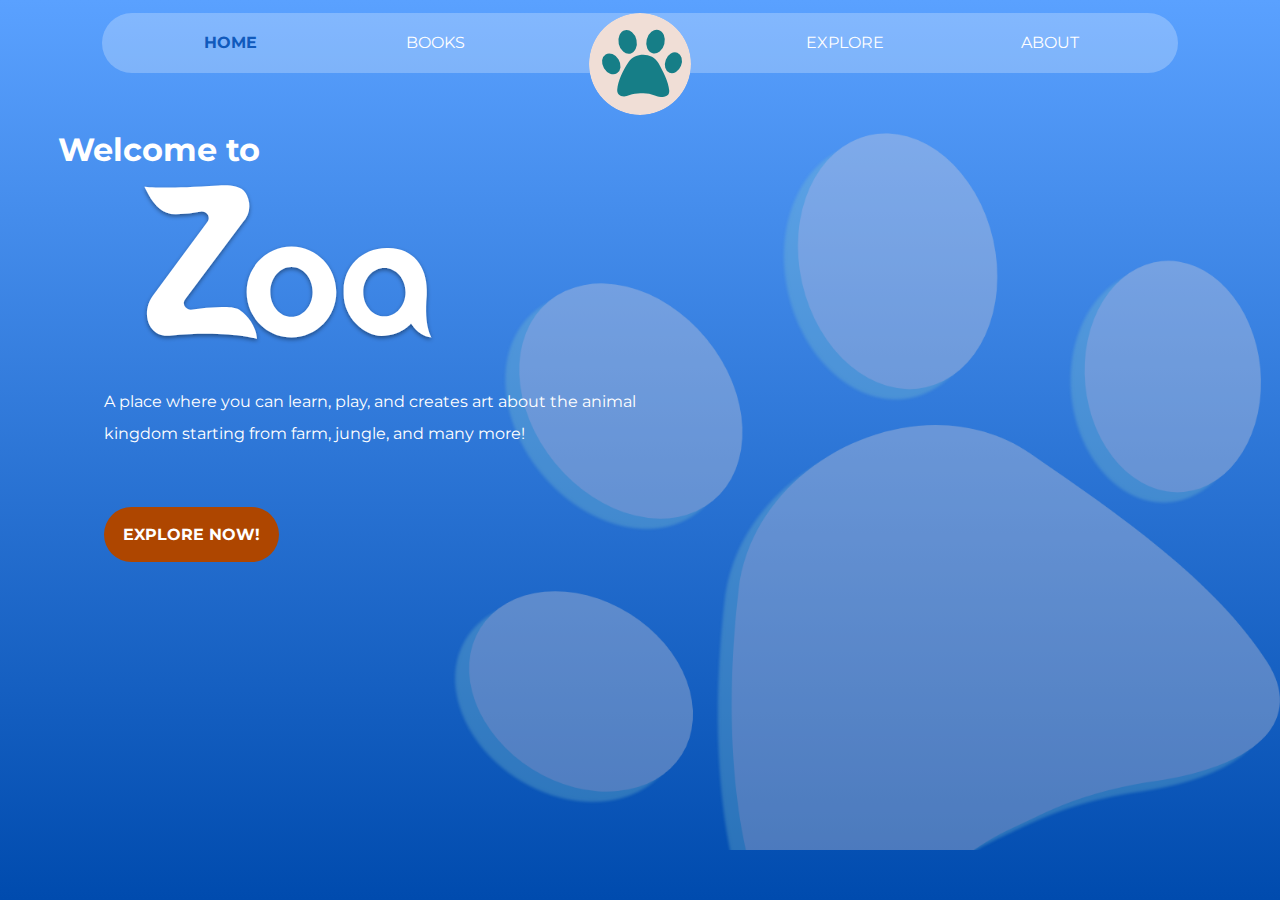
<file: index.html>
<!DOCTYPE html>
<html lang="en">
<head>
    <meta charset="UTF-8">
    <meta name="viewport" content="width=device-width, initial-scale=1.0">
    <link href="main.css" rel="stylesheet" type="text/css" />
    <title>Welcome to Zoa</title>
</head>
<body>
    <header>
        <nav>
            <ul>
                <li class="Text"><a href="index.html" style="color: #105ABC; font-weight: 700;">HOME</a></li>
                <li class="Text"><a href="Books.html">BOOKS</a></li>
                <li><img src="Pictures/Logo.svg" alt="Zoa Logo" class="ReponsiveImage"></li>
                <li class="Text"><a href="Explore.html">EXPLORE</a></li>
                <li class="Text"><a href="Explore.html">ABOUT</a></li>
            </ul>
        </nav>
    </header>
    <main>
        <h1>
            Welcome to
        </h1>
        <div id="TitleLogo">
            <img src="Pictures/Title.svg" width="300vw" height="auto">
        </div>
        <p>
            A place where you can learn, play, and creates art about the animal kingdom starting from farm, jungle, and many more!
        </p>
        <a id="cta" href="Explore.html">
            <button>EXPLORE NOW!</button>
        </a>
    </main>
</body>
</html>
</file>
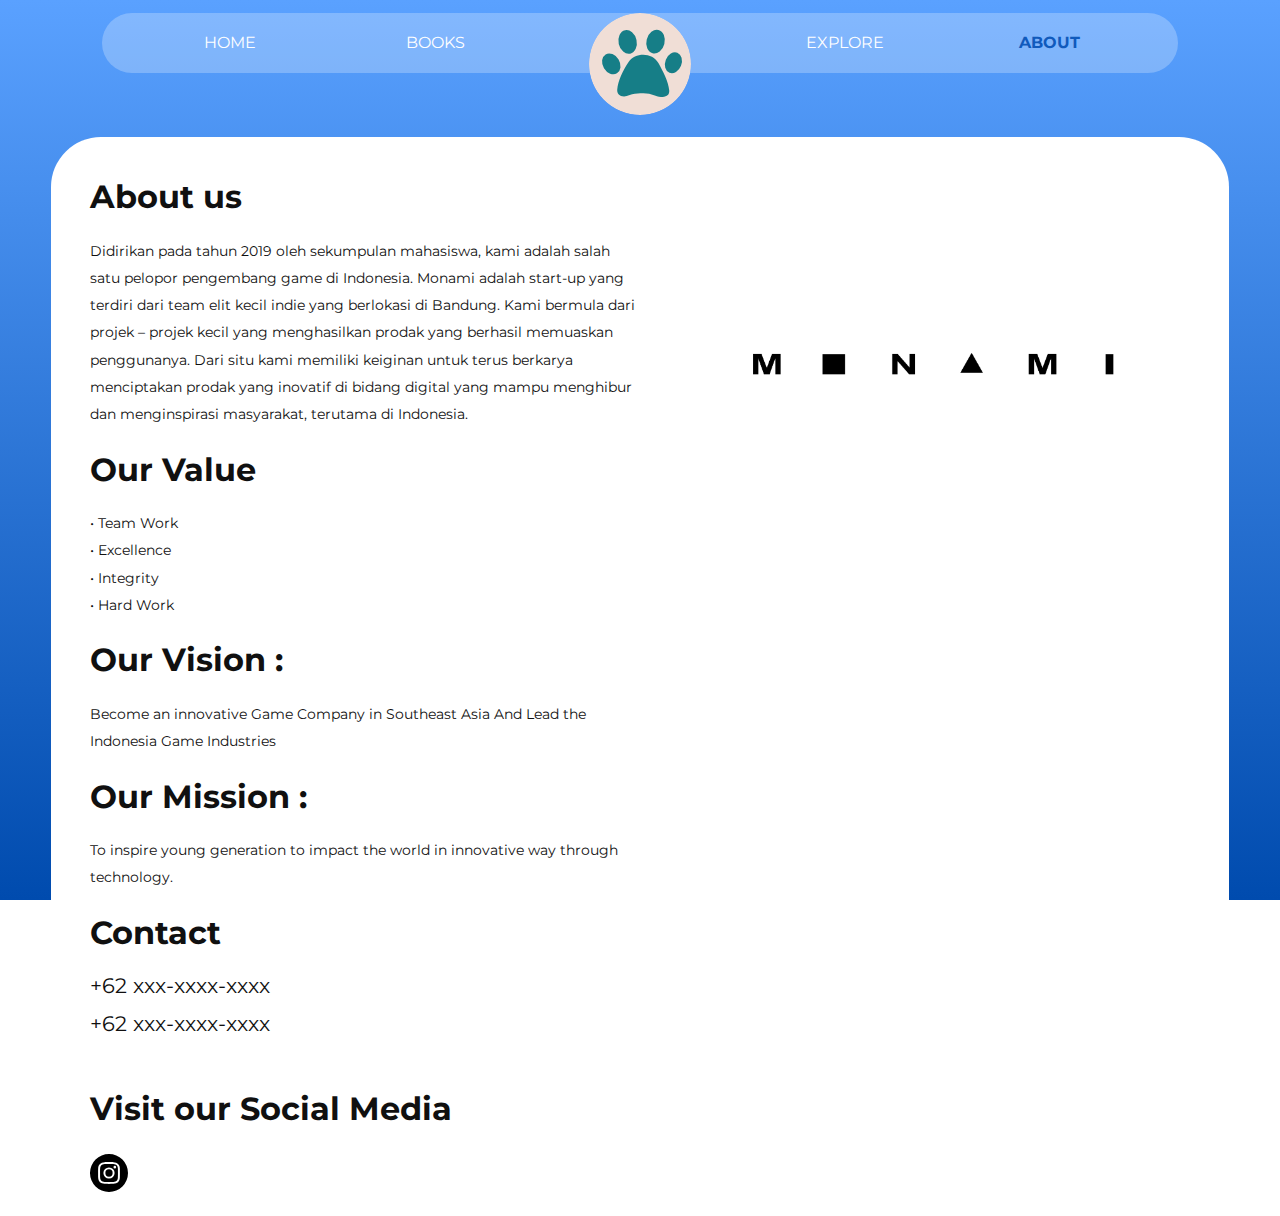
<file: About.html>
<!DOCTYPE html>

<html lang="en">
<head>
    <meta charset="UTF-8">
    <meta name="viewport" content="width=device-width, initial-scale=1.0">
    <link rel="stylesheet" href="About.css">
    <title>About Zoa</title>
</head>
<body>
    <header>
        <nav>
            <ul>
                <li class="Text"><a href="index.html">HOME</a></li>
                <li class="Text"><a href="Books.html">BOOKS</a></li>
                <li><img src="Pictures/Logo.svg" alt="Zoa Logo" class="ReponsiveImage"></li>
                <li class="Text"><a href="Explore.html">EXPLORE</a></li>
                <li class="Text"><a href="About.html" style="color: #105ABC; font-weight: 700;">ABOUT</a></li>
            </ul>
        </nav>
    </header>
    <main>
        <div class="subTitle">
            <div id="info">
                <p>
                    <h1>About us</h1>
                    <div class="InfoText">
                        Didirikan pada tahun 2019 oleh sekumpulan mahasiswa, kami adalah salah satu pelopor pengembang game di Indonesia. Monami adalah start-up yang terdiri dari team elit kecil indie yang berlokasi di Bandung. Kami bermula dari projek – projek kecil yang menghasilkan prodak yang berhasil memuaskan penggunanya. Dari situ kami memiliki keiginan untuk terus berkarya menciptakan prodak yang inovatif di bidang digital yang mampu menghibur dan menginspirasi masyarakat, terutama di Indonesia.
                    </div>
                    <h1>Our Value</h1>
                    <div class="InfoText">
                        •	Team Work<br>
                        •	Excellence<br>
                        •	Integrity<br>
                        •	Hard Work<br>
                    </div>
                    <h1>Our Vision :</h1>
                    <div class="InfoText">
                        Become an innovative Game Company in Southeast Asia
                        And Lead the Indonesia Game Industries
                    </div>
                    <h1>Our Mission :</h1>
                    <div class="InfoText">
                        To inspire young generation to impact the world in innovative way through technology.
                    </div>
                </p>
                <h1>Contact</h1>
                <div id="phone">+62 xxx-xxxx-xxxx</div>
                <div id="phone">+62 xxx-xxxx-xxxx</div>
                <br>
                <h1>Visit our Social Media</h1>
                <div id="SocialMedia">
                    <a href="https://www.instagram.com/monami.dev/"><img id="SocialMediaLogo" src="Pictures/Instagram.svg"></a>
                </div>
            </div>
            <img id="LogoMonami" src="Pictures/Monami_Logo.png">
        </div>
    </main>
</body>
</html>
</file>
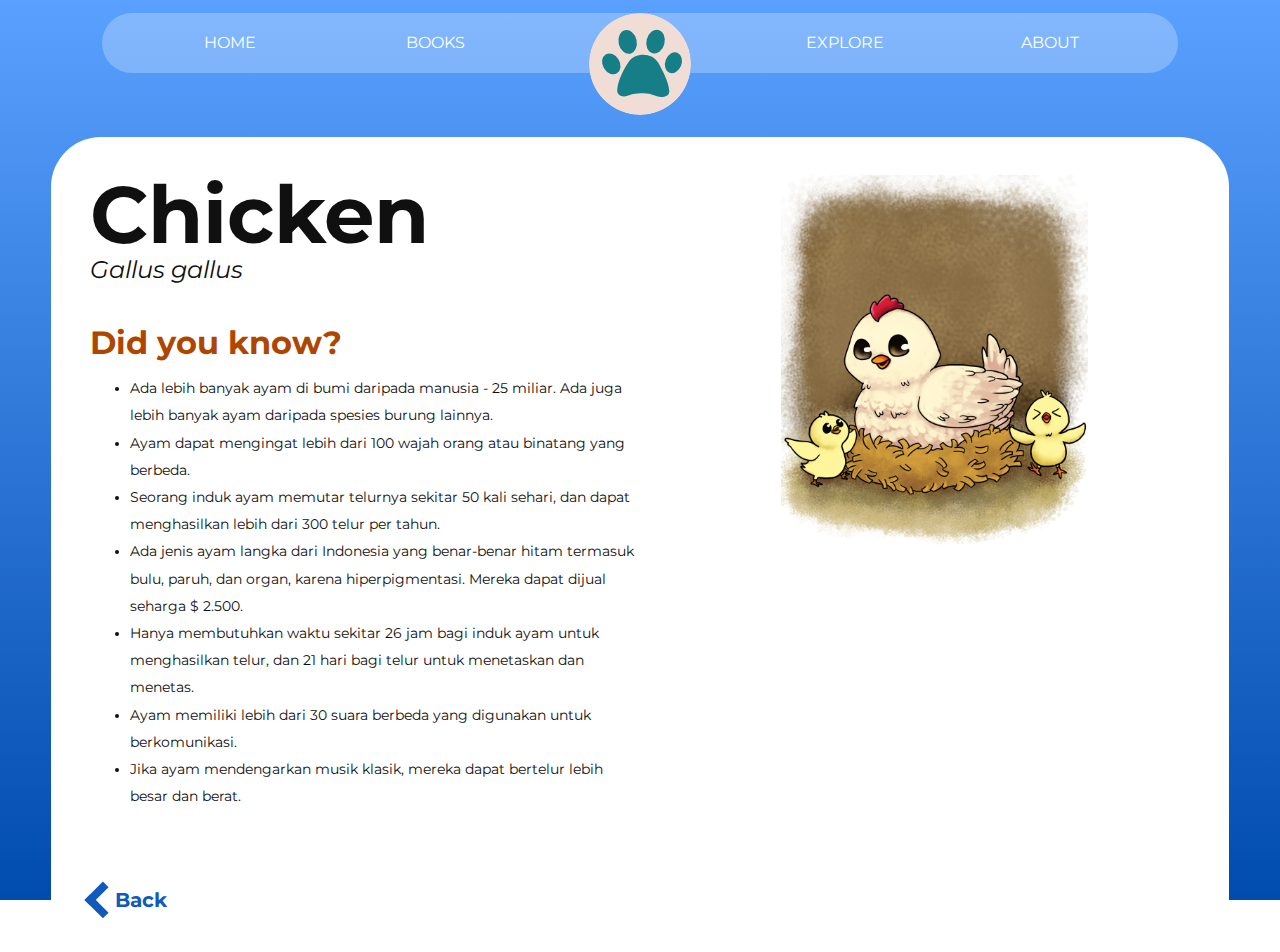
<file: Chicken.html>
<!DOCTYPE html>
<html lang="en">
<head>
    <meta charset="UTF-8">
    <meta name="viewport" content="width=device-width, initial-scale=1.0">
    <link rel="stylesheet" href="AnimalInfo.css">
    <title>Chicken</title>
</head>
<body>
    <header>
        <nav>
            <ul>
                <li class="Text"><a href="index.html">HOME</a></li>
                <li class="Text"><a href="Books.html">BOOKS</a></li>
                <li><img src="Pictures/Logo.svg" alt="Zoa Logo" class="ReponsiveImage"></li>
                <li class="Text"><a href="Explore.html">EXPLORE</a></li>
                <li class="Text"><a href="About.html">ABOUT</a></li>
            </ul>
        </nav>
    </header>
    <main>
        <div id="Animal">
            <div id="info">
                <div id="Name">
                    Chicken
                </div>
                <div id="Species">
                    Gallus gallus
                </div>
                <div id="Title">
                    Did you know?
                </div>
                <ul>
                    <li>
                        Ada lebih banyak ayam di bumi daripada manusia - 25 miliar. Ada juga lebih banyak ayam daripada spesies burung lainnya.
                    </li>
                    <li>
                        Ayam dapat mengingat lebih dari 100 wajah orang atau binatang yang berbeda.
                    </li>
                    <li>
                        Seorang induk ayam memutar telurnya sekitar 50 kali sehari, dan dapat menghasilkan lebih dari 300 telur per tahun.
                    </li>
                    <li>
                        Ada jenis ayam langka dari Indonesia yang benar-benar hitam termasuk bulu, paruh, dan organ, karena hiperpigmentasi. Mereka dapat dijual seharga $ 2.500.
                    </li>
                    <li>
                        Hanya membutuhkan waktu sekitar 26 jam bagi induk ayam untuk menghasilkan telur, dan 21 hari bagi telur untuk menetaskan dan menetas.
                    </li>
                    <li>
                        Ayam memiliki lebih dari 30 suara berbeda yang digunakan untuk berkomunikasi.
                    </li>
                    <li>
                        Jika ayam mendengarkan musik klasik, mereka dapat bertelur lebih besar dan berat.
                    </li>
                </ul>
                <a class="BackButton" href="Explore.html">
                    <i id="Back"></i>
                    <div id="ButtonText">
                        Back
                    </div>
                </a>
            </div>
            <img id="AnimalImage" src="Pictures/Chicken2.jpg">
        </div>
    </main>
</body>
</html>
</file>
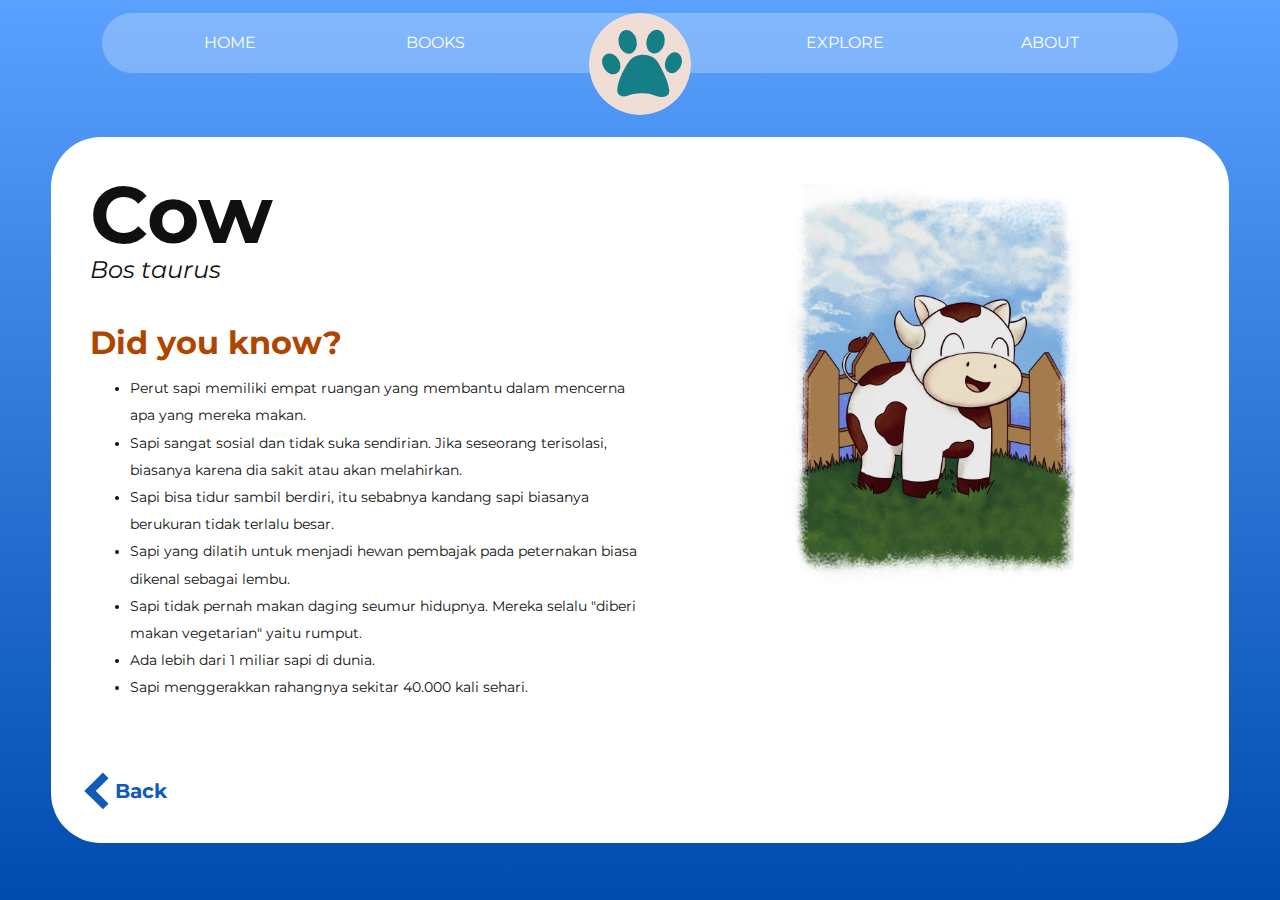
<file: Cow.html>
<!DOCTYPE html>
<html lang="en">
<head>
    <meta charset="UTF-8">
    <meta name="viewport" content="width=device-width, initial-scale=1.0">
    <link rel="stylesheet" href="AnimalInfo.css">
    <title>Cow</title>
</head>
<body>
    <header>
        <nav>
            <ul>
                <li class="Text"><a href="index.html">HOME</a></li>
                <li class="Text"><a href="Books.html">BOOKS</a></li>
                <li><img src="Pictures/Logo.svg" alt="Zoa Logo" class="ReponsiveImage"></li>
                <li class="Text"><a href="Explore.html">EXPLORE</a></li>
                <li class="Text"><a href="About.html">ABOUT</a></li>
            </ul>
        </nav>
    </header>
    <main>
        <div id="Animal">
            <div id="info">
                <div id="Name">
                    Cow
                </div>
                <div id="Species">
                    Bos taurus
                </div>
                <div id="Title">
                    Did you know?
                </div>
                <ul>
                    <li>
                        Perut sapi memiliki empat ruangan yang membantu dalam mencerna apa yang mereka makan.
                    </li>
                    <li>
                        Sapi sangat sosial dan tidak suka sendirian. Jika seseorang terisolasi, biasanya karena dia sakit atau akan melahirkan.
                    </li>
                    <li>
                        Sapi bisa tidur sambil berdiri, itu sebabnya kandang sapi biasanya berukuran tidak terlalu besar.                    </li>
                    <li>
                        Sapi yang dilatih untuk menjadi hewan pembajak pada peternakan biasa dikenal sebagai lembu.
                    </li>
                    <li>
                        Sapi tidak pernah makan daging  seumur hidupnya. Mereka selalu "diberi makan vegetarian" yaitu  rumput.                    </li>
                    <li>
                        Ada lebih dari 1 miliar sapi di dunia.                    
                    </li>
                    <li>
                        Sapi menggerakkan rahangnya sekitar 40.000 kali sehari.                   
                    </li>
                </ul>
                <a class="BackButton" href="Explore.html">
                    <i id="Back"></i>
                    <div id="ButtonText">
                        Back
                    </div>
                </a>
            </div>
            <img id="AnimalImage" src="Pictures/Cow2.jpg">
        </div>
    </main>
</body>
</html>
</file>
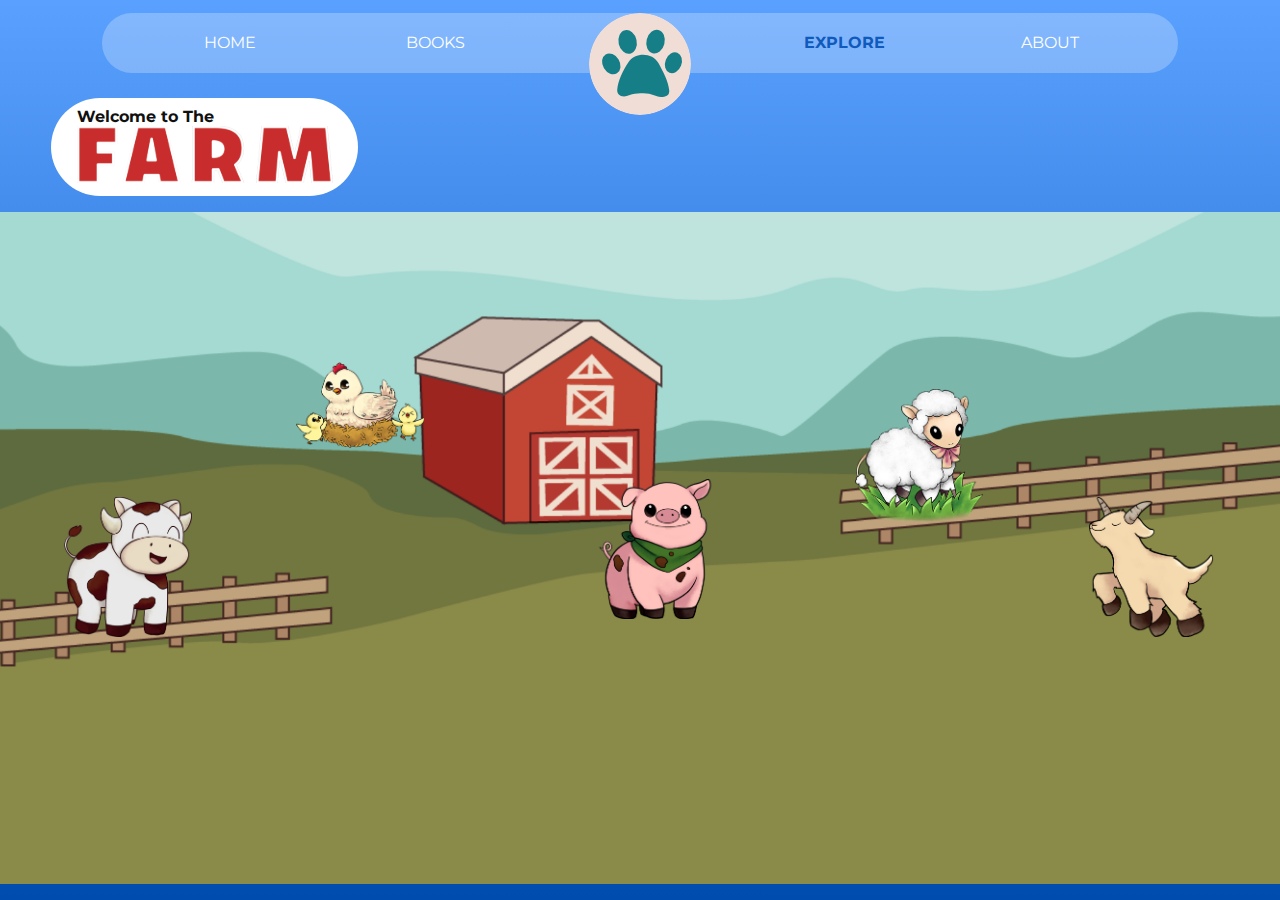
<file: Explore.html>
<!DOCTYPE html>
<html lang="en">
<head>
    <meta charset="UTF-8">
    <meta name="viewport" content="width=device-width, initial-scale=1.0">
    <link href="Explore.css" rel="stylesheet" type="text/css" />
    <title>Explore!</title>
</head>
<body>
    <header>
        <nav>
            <ul>
                <li class="Text"><a href="index.html">HOME</a></li>
                <li class="Text"><a href="Books.html">BOOKS</a></li>
                <li><img src="Pictures/Logo.svg" alt="Zoa Logo" class="ReponsiveImage"></li>
                <li class="Text"><a href="Explore.html " style="color: #105ABC; font-weight: 700;">EXPLORE</a></li>
                <li class="Text"><a href="About.html">ABOUT</a></li>
            </ul>
        </nav>
    </header>
    <main>
        <div id="Title">
            <p>Welcome to The</p>
            <img id="AreaTitle" src="Pictures/Book Title Farm.svg">    
        </div>
        <ul id="Animals">
            <li class="grow2" style="margin-top: 32vh;">
                <a href="Cow.html">
                    <img src="Pictures/Cow1.png" alt="Cow" class="AnimalIcon">
                    <div class="AnimalName">
                        Cow
                    </div>
                </a>
            </li>
            <li class="grow2" style="margin-top: 14vh; margin-right: 5vw;">
                <a href="Chicken.html">
                    <img src="Pictures/Chicken1.png" alt="Chicken" class="AnimalIcon">
                    <div class="AnimalName">
                        Chicken
                    </div>
                </a>
            </li>
            <li class="grow2" style="margin-top: 30vh;">
                <a href="Pig.html">
                    <img src="Pictures/Pig1.png" alt="Pig" class="AnimalIcon">
                    <div class="AnimalName">
                        Pig
                    </div>
                </a>
            </li>
            <li class="grow2" style="margin-top: 20vh;">
                <a href="Sheep.html">
                    <img src="Pictures/Sheep1.png" alt="Sheep" class="AnimalIcon">
                    <div class="AnimalName">
                        Sheep
                    </div>
                </a>
            </li>
            <li class="grow2" style="margin-top: 32vh; margin-right: 5vw;">
                <a href="Goat.html">
                    <img src="Pictures/Goat1.png" alt="Goat" class="AnimalIcon">
                    <div class="AnimalName">
                        Goat
                    </div>
                </a>
            </li>
        </ul>
    </main>
</body>
</html>
</file>
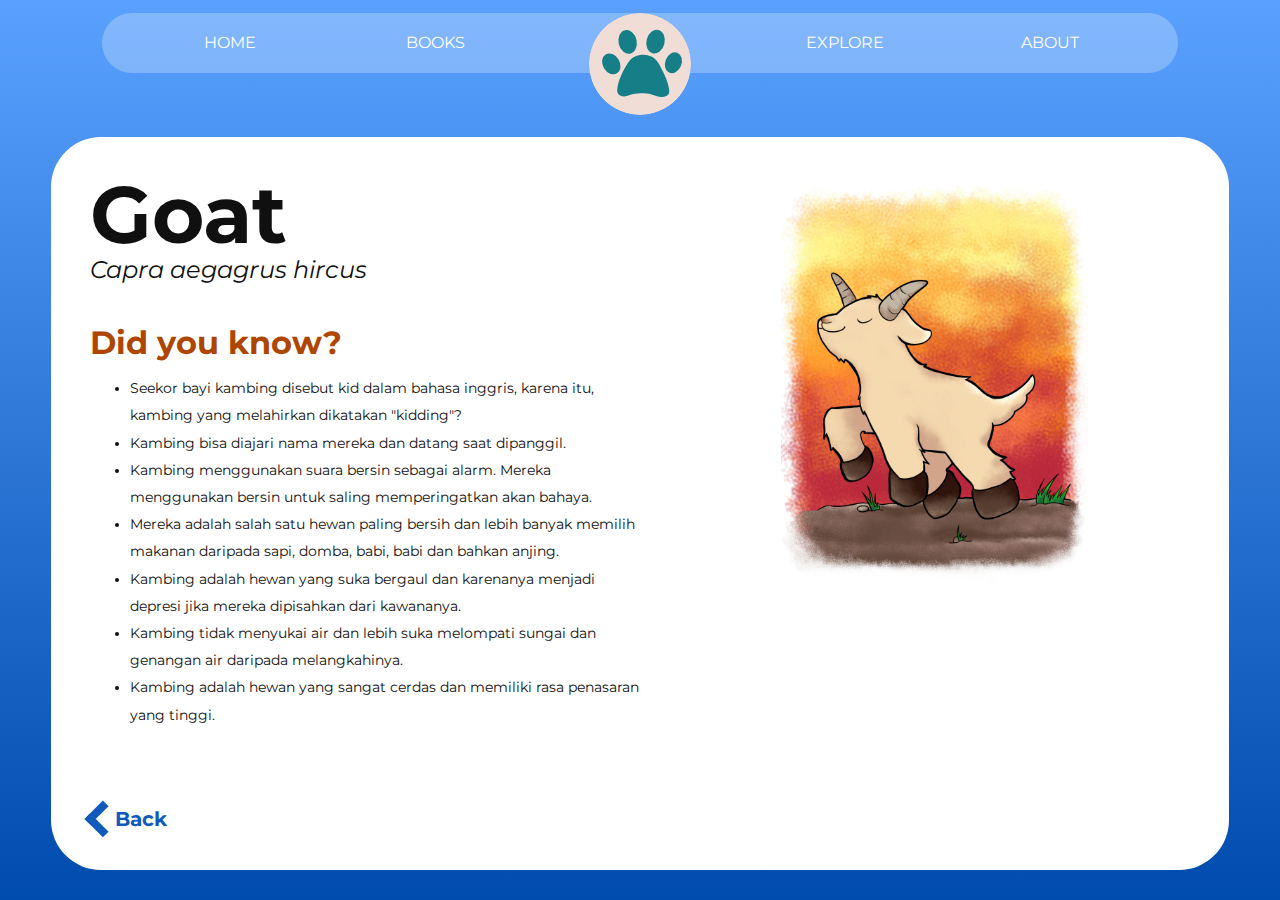
<file: Goat.html>
<!DOCTYPE html>
<html lang="en">
<head>
    <meta charset="UTF-8">
    <meta name="viewport" content="width=device-width, initial-scale=1.0">
    <link rel="stylesheet" href="AnimalInfo.css">
    <title>Goat</title>
</head>
<body>
    <header>
        <nav>
            <ul>
                <li class="Text"><a href="index.html">HOME</a></li>
                <li class="Text"><a href="Books.html">BOOKS</a></li>
                <li><img src="Pictures/Logo.svg" alt="Zoa Logo" class="ReponsiveImage"></li>
                <li class="Text"><a href="Explore.html">EXPLORE</a></li>
                <li class="Text"><a href="About.html">ABOUT</a></li>
            </ul>
        </nav>
    </header>
    <main>
        <div id="Animal">
            <div id="info">
                <div id="Name">
                    Goat
                </div>
                <div id="Species">
                    Capra aegagrus hircus
                </div>
                <div id="Title">
                    Did you know?
                </div>
                <ul>
                    <li>
                        Seekor bayi kambing disebut kid dalam bahasa inggris, karena itu, kambing yang melahirkan dikatakan "kidding"?                    </li>
                    <li>
                        Kambing bisa diajari nama mereka dan datang saat dipanggil.                    </li>
                    <li>
                        Kambing menggunakan suara bersin sebagai alarm. Mereka menggunakan bersin untuk saling memperingatkan akan bahaya.                    </li>
                    <li>
                        Mereka adalah salah satu hewan paling bersih dan lebih banyak memilih makanan daripada sapi, domba, babi, babi dan bahkan anjing.                    <li>
                        Kambing adalah hewan yang suka bergaul dan karenanya menjadi depresi jika mereka dipisahkan dari kawananya.                    </li>
                    <li>
                        Kambing tidak menyukai air dan lebih suka melompati sungai dan genangan air daripada melangkahinya.                    </li>
                    <li>
                        Kambing adalah hewan yang sangat cerdas dan memiliki rasa penasaran yang tinggi.                    </li>
                </ul>
                <a class="BackButton" href="Explore.html">
                    <i id="Back"></i>
                    <div id="ButtonText">
                        Back
                    </div>
                </a>
            </div>
            <img id="AnimalImage" src="Pictures/Goat2.jpg">
        </div>
    </main>
</body>
</html>
</file>
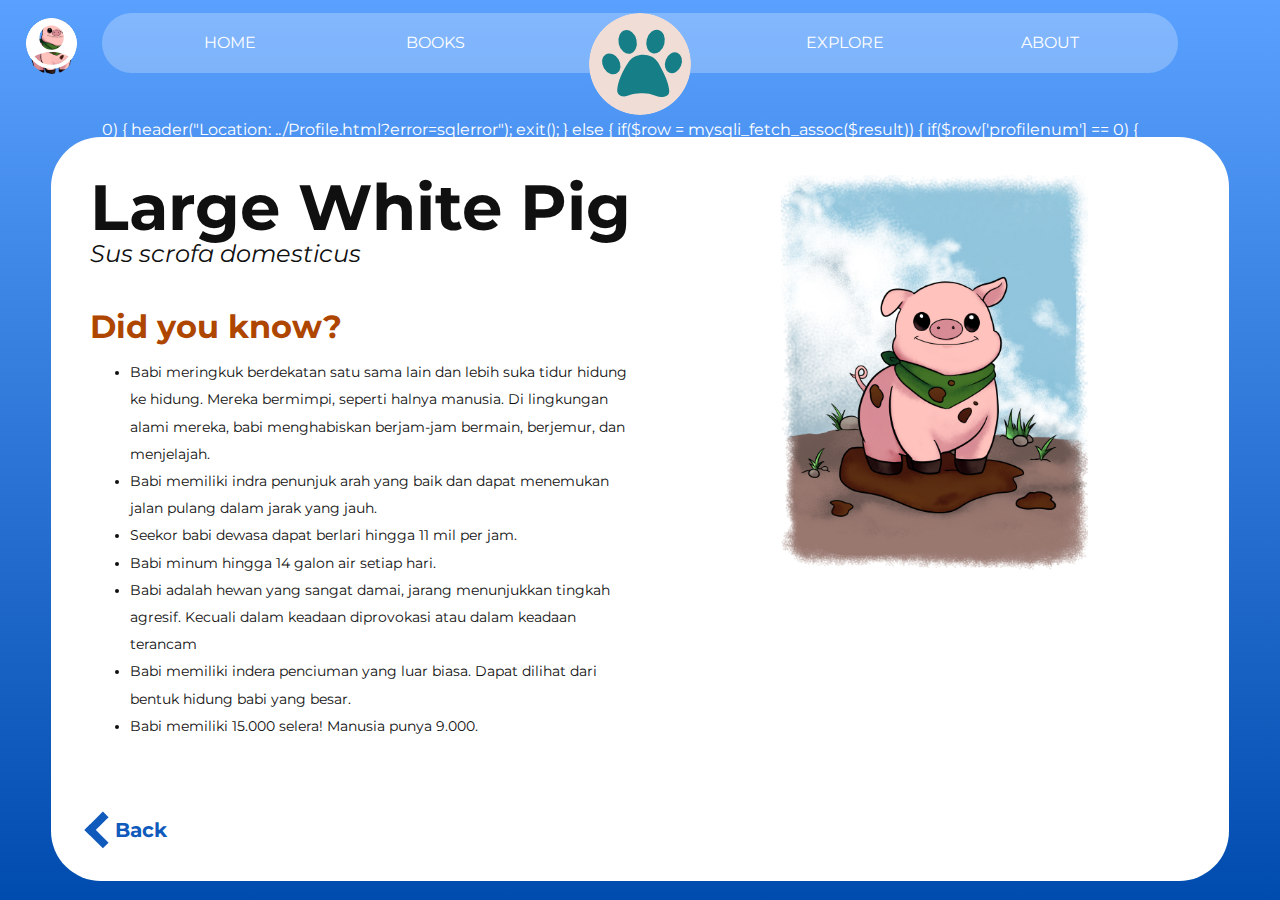
<file: Pig.html>
<!DOCTYPE html>
<html lang="en">
<head>
    <meta charset="UTF-8">
    <meta name="viewport" content="width=device-width, initial-scale=1.0">
    <link rel="stylesheet" href="AnimalInfo.css">
    <title>Pig</title>
</head>
<body>
    <header>
        <nav>
            <ul>
                <li class="Text"><a href="index.html">HOME</a></li>
                <li class="Text"><a href="Books.html">BOOKS</a></li>
                <li><img src="Pictures/Logo.svg" alt="Zoa Logo" class="ReponsiveImage"></li>
                <li class="Text"><a href="Explore.html">EXPLORE</a></li>
                <li class="Text"><a href="About.html">ABOUT</a></li>
            </ul>
            <?php
                require 'Includes/dbh_inc.html';

                if(isset($_SESSION['userID']))
                {      
                    $id = $_SESSION['userID'];
                    $img = "SELECT profilenum FROM users WHERE idUsers='$id';";
                    $result = mysqli_query($connection,$img);

                    if(!mysqli_num_rows($result) > 0)
                    {
                        header("Location: ../Profile.html?error=sqlerror");
                        exit();
                    }
                    else
                    {
                        if($row = mysqli_fetch_assoc($result))
                        {
                            if($row['profilenum'] == 0)
                            {
                                echo '<a href="Profile.html"><img id="Profile" src="Pictures/Profile.svg"></a>';
                            }
                            else if($row['profilenum'] == 1)
                            {
                                echo '<a href="Profile.html"><img id="Profile" src="Pictures/Pig1.png"></a>';
                            }                
                        }
                        else
                        {
                            header("Location: ../Profile.html?error=nouser");
                            exit();
                        }
                    }
                }
                else
                {
                    echo '<a href="Login.html"><img id="Profile" src="Pictures/Profile.svg"></a>';
                }
            ?>
        </nav>
    </header>
    <main>
        <div id="Animal">
            <div id="info">
                <div id="Name" style="font-size: 4em;">
                    Large White Pig
                </div>
                <div id="Species">
                    Sus scrofa domesticus
                </div>
                <div id="Title">
                    Did you know?
                </div>
                <ul>
                    <li>
                        Babi meringkuk berdekatan satu sama lain dan lebih suka tidur hidung ke hidung. Mereka bermimpi, seperti halnya manusia. Di lingkungan alami mereka, babi menghabiskan berjam-jam bermain, berjemur, dan menjelajah.                    </li>
                    <li>
                        Babi memiliki indra penunjuk arah yang baik dan dapat menemukan jalan pulang dalam jarak yang jauh.                    </li>
                    <li>
                        Seekor babi dewasa dapat berlari hingga 11 mil per jam.                    </li>
                    <li>
                        Babi minum hingga 14 galon air setiap hari.                    </li>
                    <li>
                        Babi adalah hewan yang sangat damai, jarang menunjukkan tingkah agresif. Kecuali dalam keadaan diprovokasi atau dalam keadaan terancam                    </li>
                    <li>
                        Babi memiliki indera penciuman yang luar biasa. Dapat dilihat dari bentuk hidung babi yang besar.                    </li>
                    <li>
                        Babi memiliki 15.000 selera! Manusia punya 9.000.                    </li>
                </ul>
                <a class="BackButton" href="Explore.html">
                    <i id="Back"></i>
                    <div id="ButtonText">
                        Back
                    </div>
                </a>
            </div>
            <img id="AnimalImage" src="Pictures/Pig2.jpg">
        </div>
    </main>
</body>
</html>
</file>
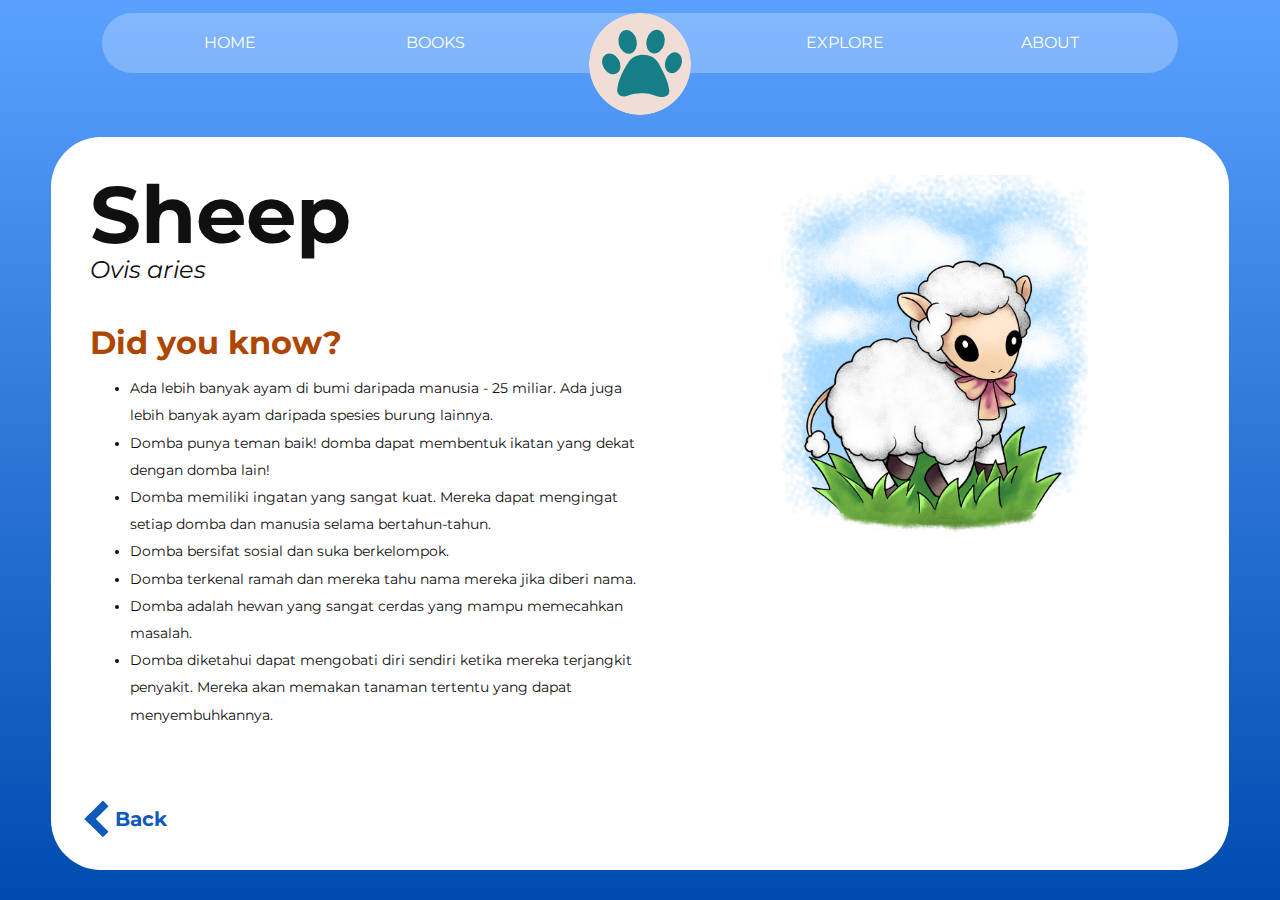
<file: Sheep.html>
<!DOCTYPE html>
<html lang="en">
<head>
    <meta charset="UTF-8">
    <meta name="viewport" content="width=device-width, initial-scale=1.0">
    <link rel="stylesheet" href="AnimalInfo.css">
    <title>Sheep</title>
</head>
<body>
    <header>
        <nav>
            <ul>
                <li class="Text"><a href="index.html">HOME</a></li>
                <li class="Text"><a href="Books.html">BOOKS</a></li>
                <li><img src="Pictures/Logo.svg" alt="Zoa Logo" class="ReponsiveImage"></li>
                <li class="Text"><a href="Explore.html">EXPLORE</a></li>
                <li class="Text"><a href="About.html">ABOUT</a></li>
            </ul>
        </nav>
    </header>
    <main>
        <div id="Animal">
            <div id="info">
                <div id="Name">
                    Sheep
                </div>
                <div id="Species">
                    Ovis aries
                </div>
                <div id="Title">
                    Did you know?
                </div>
                    <ul>
                        <li>
                            Ada lebih banyak ayam di bumi daripada manusia - 25 miliar. Ada juga lebih banyak ayam daripada spesies burung lainnya.
                        </li>
                        <li>
                            Domba punya teman baik! domba dapat membentuk ikatan yang dekat dengan domba lain!                            </li>
                        <li>
                            Domba memiliki ingatan yang sangat kuat. Mereka dapat mengingat setiap domba dan manusia selama bertahun-tahun.                            </li>
                        <li>
                            Domba bersifat sosial dan suka berkelompok.                            </li>
                        <li>
                            Domba terkenal ramah  dan mereka tahu nama mereka jika diberi nama.                            </li>
                        <li>
                            Domba adalah hewan yang sangat cerdas yang mampu memecahkan masalah.                             </li>
                        <li>
                            Domba diketahui dapat mengobati diri sendiri ketika mereka terjangkit penyakit. Mereka akan memakan tanaman tertentu yang dapat menyembuhkannya.                            </li>
                    </ul>
                <a class="BackButton" href="Explore.html">
                    <i id="Back"></i>
                    <div id="ButtonText">
                        Back
                    </div>
                </a>
            </div>
            <img id="AnimalImage" src="Pictures/Sheep2.jpg">
        </div>
    </main>
</body>
</html>
</file>
<file: main.css>
@import url('https://fonts.googleapis.com/css?family=Montserrat:400,700&display=swap');

::-webkit-scrollbar {
    width: 10px;
    border-radius: 10px;
}

    ::-webkit-scrollbar-track {
    background: linear-gradient(180deg, rgba(90,161,255,1) 0%, rgba(0,75,174,1) 100%);
}

    ::-webkit-scrollbar-thumb {
    background: rgba(255, 255, 255, .25);
    border-radius: 10px;
}

    ::-webkit-scrollbar-thumb:hover {
    width: 50px;
}

body, html{
    height: calc(100% - 2em);
    margin: 0;
    font-family: 'Montserrat';
    color: #ffffff;
}

body {
    background: rgb(90,161,255);
    background: linear-gradient(180deg, rgba(90,161,255,1) 0%, rgba(0,75,174,1) 100%);
    background-repeat: no-repeat;
    background-attachment: fixed;
}

nav {
    font-weight: 400;
    color: #ffffff;
    background-color: rgba(255, 255, 255, 25%);
    margin: 1vw 8vw 2vw 8vw; 
    padding: -1em;
    border-radius: 55px 55px 55px 55px;
    height: 60px;
}

ul {
    margin: 0vw 2vw 0.1vw 2vw;
    display: grid;
    grid-template-columns: repeat(5, 5fr);
    overflow: hidden;
    list-style: none;
    font-size: 1em;
    text-align: center;
    padding: 0em;
}

li {
    float: center;
    margin: 0em;
    padding: 0em;
}

#Logo {
    transform-origin: 10% 50%;
}

.ReponsiveImage {
    width: 50%;
    height: auto;
    border-radius: 50%;
}

a {
    text-decoration: none;
    color: #ffffff;
    display: inline-block;
    align-items: center;
}

.Text {
    padding-top: 20px;
}

#Profile {
    position: absolute;
    top: 1.4vw;
    left: 2vw;
    width: 4vw;
    border-radius: 50%;
}

main {
    padding: 0;
    padding-right: 10%;
    margin: 0;
    height: 80vh;
    background-image: url('./Pictures/BackgroundPaw.svg');
    background-repeat: no-repeat;
    background-position: bottom right;
    background-size: 92vh;
}

h1 {
    margin: 5% 5% 0% 5%;
}

#TitleLogo {
    margin: 1% 0% 0% 12%;
}

p {
    margin: 3% 40% 0% 9%;
    font-size: 1em;
    line-height: 2em;
}

button {
    color: #ffffff;
    font-weight: bold;
    font-size: 1em;
    font-family: 'Montserrat';
    background-color: #AE4600;
    border: none;
    border-radius: 55px 55px 55px 55px;
    height: 55px;
    width: 175px;
}

 li.Text :hover{
    color: #105ABC;
    font-weight: 700;
    animation: Grow 2s;
}

a#cta {
    margin: 5% 45% 0% 9%;

}
a#cta :hover{
    color: #AE4600;
    font-weight: 700;
    background-color:#DBA579;
    animation: jittery 2s;
}

@keyframes Grow {
    5%,
	50% {
		transform: scale(1);
	}
	10% {
		transform: scale(0.9);
	}
    20% {
		transform: scale(1.15);
	}
}

@keyframes jittery {
	5%,
	50% {
		transform: scale(1);
	}
	10% {
		transform: scale(0.9);
	}
	15% {
		transform: scale(1.15);
	}
	20% {
		transform: scale(1.15) rotate(-5deg);
	}
	25% {
		transform: scale(1.15) rotate(5deg);
	}
	30% {
		transform: scale(1.15) rotate(-3deg);
	}
	35% {
		transform: scale(1.15) rotate(2deg);
	}
	40% {
		transform: scale(1.15) rotate(0);
	}
}


@media only screen and (max-width: 768px) {
    
    
}
</file>
<file: About.css>
@import url('https://fonts.googleapis.com/css?family=Montserrat:400,700&display=swap');

::-webkit-scrollbar {
    width: 10px;
    border-radius: 10px;
}

    ::-webkit-scrollbar-track {
    background: linear-gradient(180deg, rgba(90,161,255,1) 0%, rgba(0,75,174,1) 100%);
}

    ::-webkit-scrollbar-thumb {
    background: rgba(255, 255, 255, .25);
    border-radius: 10px;
}

    ::-webkit-scrollbar-thumb:hover {
    width: 50px;
}

body, html{
    height: calc(100% - 2em);
    margin: 0;
    font-family: 'Montserrat';
    color: #ffffff;
}

body {
    background: rgb(90,161,255);
    background: linear-gradient(180deg, rgba(90,161,255,1) 0%, rgba(0,75,174,1) 100%);
    background-repeat: no-repeat;
    background-attachment: fixed;
}

nav {
    font-weight: 400;
    color: #ffffff;
    background-color: rgba(255, 255, 255, 25%);
    margin: 1vw 8vw 2vw 8vw; 
    padding: -1em;
    border-radius: 55px 55px 55px 55px;
    height: 60px;
}

ul {
    margin: 0vw 2vw 0.1vw 2vw;
    display: grid;
    grid-template-columns: repeat(5, 5fr);
    overflow: hidden;
    list-style: none;
    font-size: 1em;
    text-align: center;
    padding: 0em;
}

li {
    float: center;
    margin: 0em;
    padding: 0em;
}

#Logo {
    transform-origin: 10% 50%;
}

.ReponsiveImage {
    width: 50%;
    height: auto;
    border-radius: 50%;
}

a {
    text-decoration: none;
    color: #ffffff;
    display: inline-block;
    align-items: center;
}

.Text {
    padding-top: 20px;
}


li.Text :hover{
    color: #105ABC;
    font-weight: 700;
    animation: Grow 2s;
}

@keyframes Grow {
    5%,
	50% {
		transform: scale(1);
	}
	10% {
		transform: scale(0.9);
	}
    20% {
		transform: scale(1.15);
	}
}

#Profile {
    position: absolute;
    top: 1.4vw;
    left: 2vw;
    width: 4vw;
    border-radius: 50%;
}





main {
    margin: 5vw 4vw 2vw 4vw;
    border-radius: 50px;
    background-color: white;
    width: 92%;
}

.subTitle {
    color: #101010;
    display: grid;
    grid-template-columns: repeat(2, 50%);
    margin: 1vw 3vw 1vw 3vw;
    padding-top: 1.5vw;
    padding-bottom: 1.5vw;
}

.InfoText {
    font-size: .85em;
    line-height: 2em;
}

#phone {
    font-size: 1.3em;
    margin-bottom: 1vw;
}

#SocialMedia {
    margin-top: 2vw;
}

#SocialMediaLogo {
    width: 3vw;
    height: auto;
    margin-right: .5vw;
}

#LogoMonami {
    padding: 5vw 6vw 5vw 6vw;
    width: 34vw;
    height: auto;
}

#Input {
    color: #101010;
    padding-left: 3vw;
}

#Email {
    border: 2px solid #105ABC;
    border-radius: 10px;
    height: 2vw;
    width: 16vw;
    margin-top: .3vw;
    padding: 3px;
}

#Feedbacks {
    margin-top: 2vw;
    border: 2px solid #105ABC;
    border-radius: 20px;
    height: 18vw;
    width: 84vw;
    padding: 10px;
}

#SubmitButton {
    color: #ffffff;
    font-weight: bold;
    font-size: 1em;
    font-family: 'Montserrat';
    background-color: #AE4600;
    border: none;
    border-radius: 55px 55px 55px 55px;
    height: 50px;
    width: 150px;
    margin-top: 1vw;
    margin-left: 39vw;
    margin-bottom: 3vw;
}
</file>
<file: AnimalInfo.css>
@import url('https://fonts.googleapis.com/css?family=Montserrat:400,700&display=swap');

::-webkit-scrollbar {
    width: 10px;
    border-radius: 10px;
}

    ::-webkit-scrollbar-track {
    background: linear-gradient(180deg, rgba(90,161,255,1) 0%, rgba(0,75,174,1) 100%);
}

    ::-webkit-scrollbar-thumb {
    background: rgba(255, 255, 255, .25);
    border-radius: 10px;
}

    ::-webkit-scrollbar-thumb:hover {
    width: 50px;
}

body, html{
    height: calc(100% - 2em);
    margin: 0;
    font-family: 'Montserrat';
    color: #ffffff;
}

body {
    background: rgb(90,161,255);
    background: linear-gradient(180deg, rgba(90,161,255,1) 0%, rgba(0,75,174,1) 100%);
    background-repeat: no-repeat;
    background-attachment: fixed;
}

nav {
    font-weight: 400;
    color: #ffffff;
    background-color: rgba(255, 255, 255, 25%);
    margin: 1vw 8vw 2vw 8vw; 
    padding: -1em;
    border-radius: 55px 55px 55px 55px;
    height: 60px;
}

nav ul {
    margin: 0vw 2vw 0.1vw 2vw;
    display: grid;
    grid-template-columns: repeat(5, 5fr);
    overflow: hidden;
    list-style: none;
    font-size: 1em;
    text-align: center;
    padding: 0em;
}

nav ul li {
    float: center;
    margin: 0em;
    padding: 0em;
}

#Logo {
    transform-origin: 10% 50%;
}

.ReponsiveImage {
    width: 50%;
    height: auto;
    border-radius: 50%;
}

a {
    text-decoration: none;
    color: #ffffff;
    display: inline-block;
    align-items: center;
}

.Text {
    padding-top: 20px;
}


li.Text :hover{
    color: #105ABC;
    font-weight: 700;
    animation: Grow 2s;
}

@keyframes Grow {
    5%,
	50% {
		transform: scale(1);
	}
	10% {
		transform: scale(0.9);
	}
    20% {
		transform: scale(1.15);
	}
}

#Profile {
    position: absolute;
    top: 1.4vw;
    left: 2vw;
    width: 4vw;
    border-radius: 50%;
}





main {
    margin: 5vw 4vw 2vw 4vw;
    border-radius: 50px;
    background-color: white;
    width: 92%;
}

div#Animal {
    color: #101010;
    display: grid;
    grid-template-columns: repeat(2, 50%);
    padding: 3vw
}

div#info ul {
    font-size: .85em;
    line-height: 2em;
}

#AnimalImage {
    padding-left: 11vw;
    width: 24vw;
    height: auto;
}

#Name {
    font-size: 5em;
    font-weight: 700;
    margin: 0;
    padding: 0;
    line-height: 1em;
}

#Species {
    font-size: 1.5em;
    font-style: italic;
}

#Title {
    margin-top: 3vw;
    font-size: 2em;
    color: #AE4600;
    font-weight: 700;
}

#Back {
    border: solid #105ABC;
    border-width: 0 .7vw .7vw 0;
    display: inline-block;
    padding: 0.7vw;
    transform: rotate(135deg);
    -webkit-transform: rotate(135deg);
}

a.BackButton {
    margin-top: 6vw;
    display: flex;
}


#ButtonText {
    color: #105ABC;
    font-weight: 700;
    font-size: 1.25em;
}

div#ButtonText :hover {
    animation: Grow 2s;
}
</file>
<file: Explore.css>
@import url('https://fonts.googleapis.com/css?family=Montserrat:400,700&display=swap');

::-webkit-scrollbar {
    width: 10px;
    border-radius: 10px;
}

    ::-webkit-scrollbar-track {
    background: linear-gradient(180deg, rgba(90,161,255,1) 0%, rgba(0,75,174,1) 100%);
}

    ::-webkit-scrollbar-thumb {
    background: rgba(255, 255, 255, .25);
    border-radius: 10px;
}

    ::-webkit-scrollbar-thumb:hover {
    width: 50px;
}

body, html{
    height: calc(100% - 2em);
    margin: 0;
    font-family: 'Montserrat';
    color: #ffffff;
}

body {
    background: rgb(90,161,255);
    background: linear-gradient(180deg, rgba(90,161,255,1) 0%, rgba(0,75,174,1) 100%);
    background-repeat: no-repeat;
    background-attachment: fixed;
}

nav {
    font-weight: 400;
    color: #ffffff;
    background-color: rgba(255, 255, 255, 25%);
    margin: 1vw 8vw 2vw 8vw; 
    padding: -1em;
    border-radius: 55px 55px 55px 55px;
    height: 60px;
}

ul {
    margin: 0vw 2vw 0.1vw 2vw;
    display: grid;
    grid-template-columns: repeat(5, 5fr);
    overflow: hidden;
    list-style: none;
    font-size: 1em;
    text-align: center;
    padding: 0em;
}

li {
    float: center;
    margin: 0em;
    padding: 0em;
}

#Logo {
    transform-origin: 10% 50%;
}

.ReponsiveImage {
    width: 50%;
    height: auto;
    border-radius: 50%;
}

a {
    text-decoration: none;
    color: #ffffff;
    display: inline-block;
    align-items: center;
}

.Text {
    padding-top: 20px;
}


li.Text :hover{
    color: #105ABC;
    font-weight: 700;
    animation: Grow 2s;
}

@keyframes Grow {
    5%,
	50% {
		transform: scale(1);
	}
	10% {
		transform: scale(0.9);
	}
    20% {
		transform: scale(1.15);
	}
}

#Profile {
    position: absolute;
    top: 1.4vw;
    left: 2vw;
    width: 4vw;
    border-radius: 50%;
}




main {
    background-image: url("./Pictures/FarmBackground.png");
    background-size: cover;
    background-position: center;
    background-repeat: no-repeat;
    background-attachment: scroll;
    height: 94%;
    padding: 0;
    overflow-y: hidden;
}

#Title {
    background-color: white;
    margin-left: 4vw;
    width: 22vw;
    border-radius: 50px;
    color: #101010;
    padding: .7vw 0vw .7vw 2vw;
}

p {
    font-weight: 1em;
    font-weight: 700;
    margin: 0;
}

img#AreaTitle {
    margin: 0;
    width: 20vw;
}

ul#Animals {
    margin: 0;
    display: grid;
    grid-template-columns: 20vw 20vw 20vw 20vw 20vw;
    overflow: hidden;
    text-align: center;
    list-style: none;
    padding: 0em;
    column-width: 10vw;
    grid-template-rows: 6vw;
    grid-column-gap: 0.6vw;
    height: 50vw;
}

.AnimalIcon {
    padding-top: 10%;
    width: 10vw;
    height: auto;
}

.grow2 { 
    transition: all .2s ease-in-out; 
}

.grow2:hover { 
transform: scale(1.2); 
}

div.AnimalName {
    visibility: hidden;
    color: black;
    font-weight: 600;
    align-items: center;
}

.grow2:hover div{
    visibility: visible;
}
</file>
